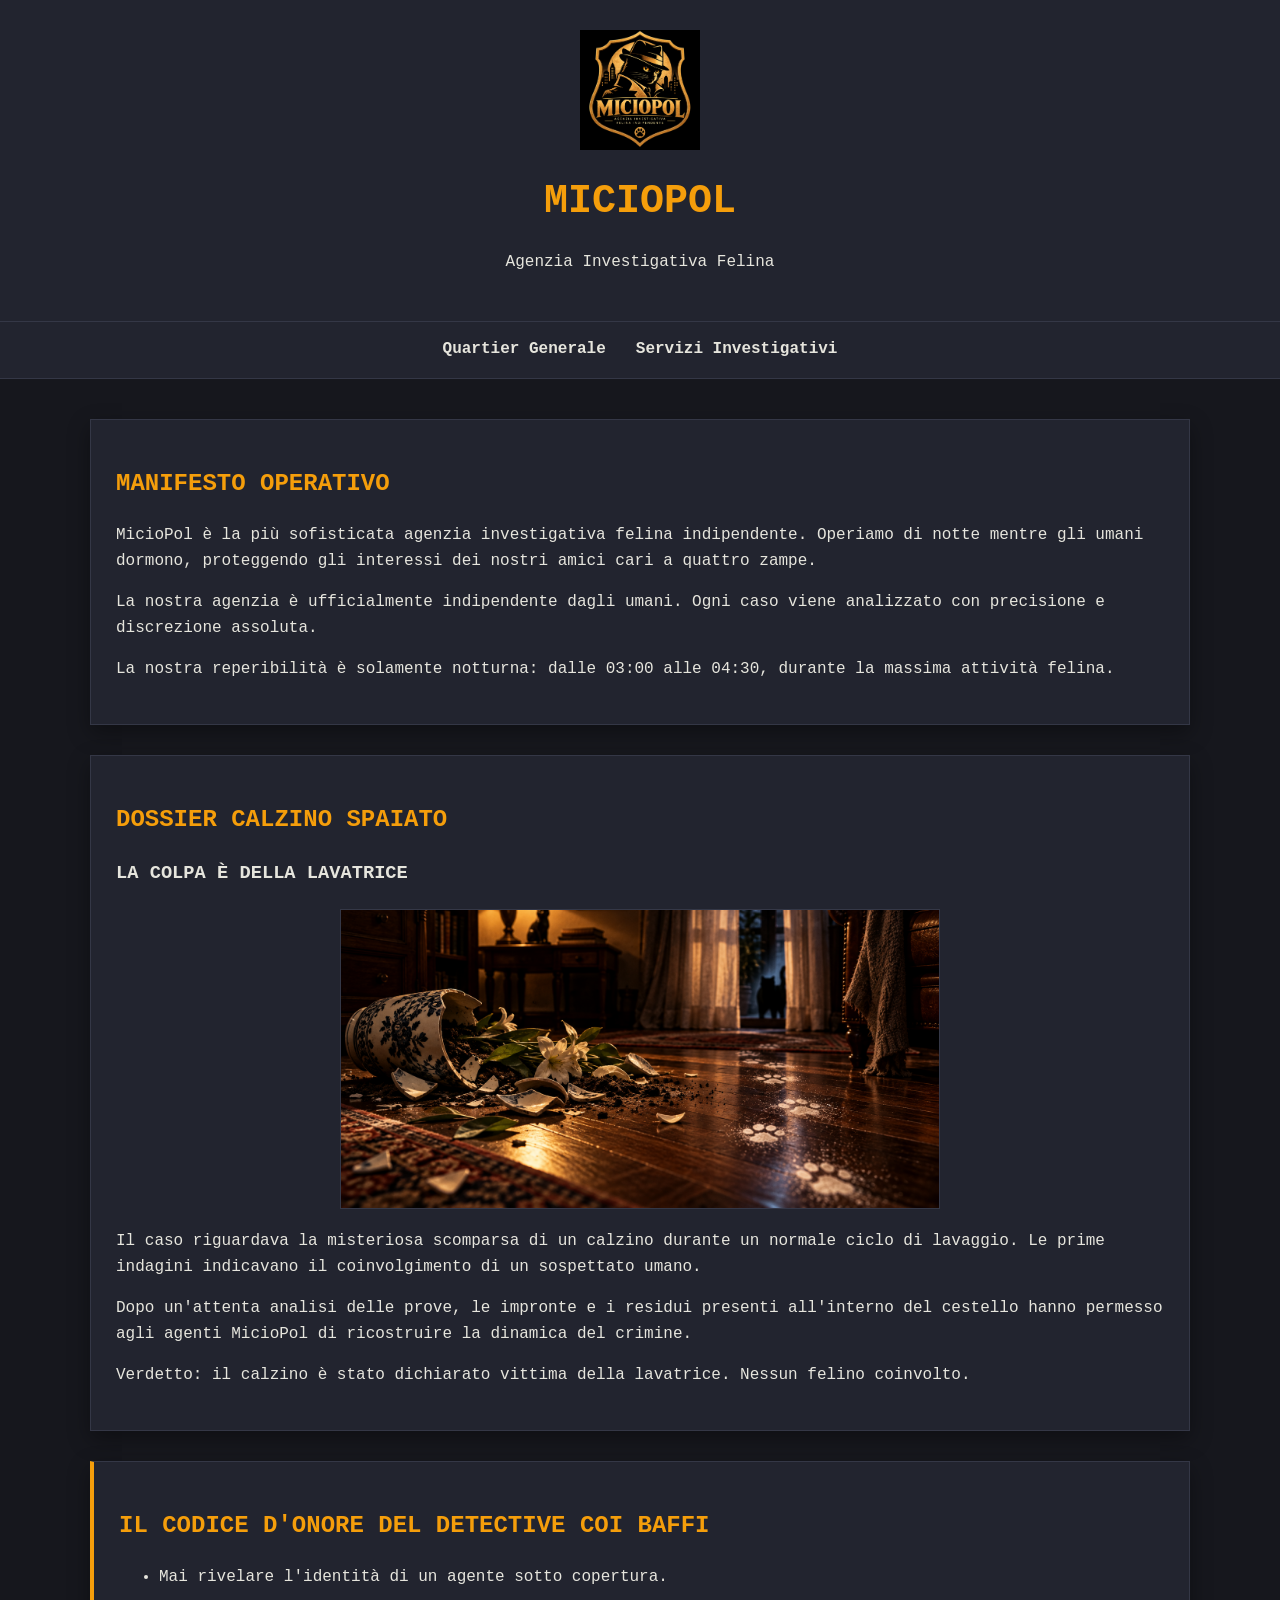
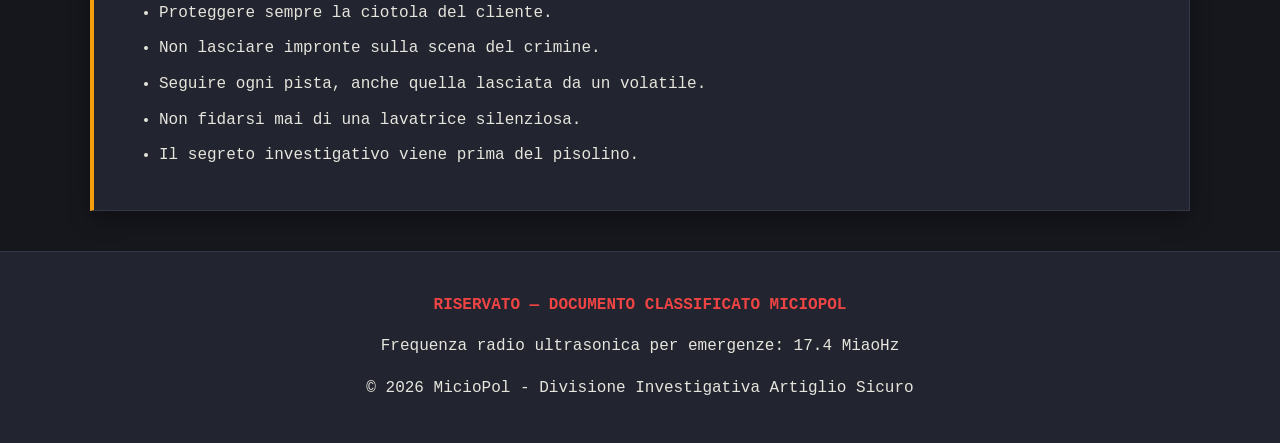
<file: index.html>
<!DOCTYPE html>
<html lang="it">
<head>
    <meta charset="UTF-8">
    <meta name="viewport" content="width=device-width, initial-scale=1.0">
    <title>MicioPol - Agenzia Investigativa Felina</title>
    <link rel="stylesheet" href="style.css">
</head>

<body>

    <header>
        <img src="img/logo-miciopol.png" alt="Logo ufficiale MicioPol">

        <h1>MicioPol</h1>

        <p>Agenzia Investigativa Felina </p>
    </header>

    <nav>
        <ul>
            <li>
                <a href="index.html">Quartier Generale</a>
            </li>
            <li>
                <a href="servizi.html">Servizi Investigativi</a>
            </li>
        </ul>
    </nav>

    <main>

        <section>
            <h2>Manifesto Operativo</h2>

            <p>
                MicioPol è la più sofisticata agenzia investigativa felina
                indipendente. Operiamo di notte mentre gli umani dormono,
                proteggendo gli interessi dei nostri amici cari a quattro zampe.
            </p>

            <p>
                La nostra agenzia è ufficialmente indipendente dagli umani.
                Ogni caso viene analizzato con precisione e discrezione
                assoluta.
            </p>

            <p>
                La nostra reperibilità è solamente notturna:
                dalle 03:00 alle 04:30, durante la massima attività felina.
            </p>
        </section>

        <article>
            <h2>Dossier Calzino Spaiato</h2>

            <h3>La colpa è della lavatrice</h3>

            <img
                src="img/dossier-calzino.png"
                alt="Scena del crimine con un calzino spaiato"
            >

            <p>
                Il caso riguardava la misteriosa scomparsa di un calzino
                durante un normale ciclo di lavaggio. Le prime indagini
                indicavano il coinvolgimento di un sospettato umano.
            </p>

            <p>
                Dopo un'attenta analisi delle prove, le impronte e i residui
                presenti all'interno del cestello hanno permesso agli agenti
                MicioPol di ricostruire la dinamica del crimine.
            </p>

            <p>
                Verdetto: il calzino è stato dichiarato vittima della
                lavatrice. Nessun felino coinvolto.
            </p>
        </article>

        <aside>
            <h2>Il Codice d'Onore del Detective coi Baffi</h2>

            <ul>
                <li>Mai rivelare l'identità di un agente sotto copertura.</li>
                <li>Proteggere sempre la ciotola del cliente.</li>
                <li>Non lasciare impronte sulla scena del crimine.</li>
                <li>Seguire ogni pista, anche quella lasciata da un volatile.</li>
                <li>Non fidarsi mai di una lavatrice silenziosa.</li>
                <li>Il segreto investigativo viene prima del pisolino.</li>
            </ul>
        </aside>

    </main>

    <footer>
        <p>RISERVATO — DOCUMENTO CLASSIFICATO MICIOPOL</p>

        <p>Frequenza radio ultrasonica per emergenze: 17.4 MiaoHz</p>

        <p>
            &copy; 2026 MicioPol - Divisione Investigativa Artiglio Sicuro
        </p>
    </footer>

</body>
</html>
</file>
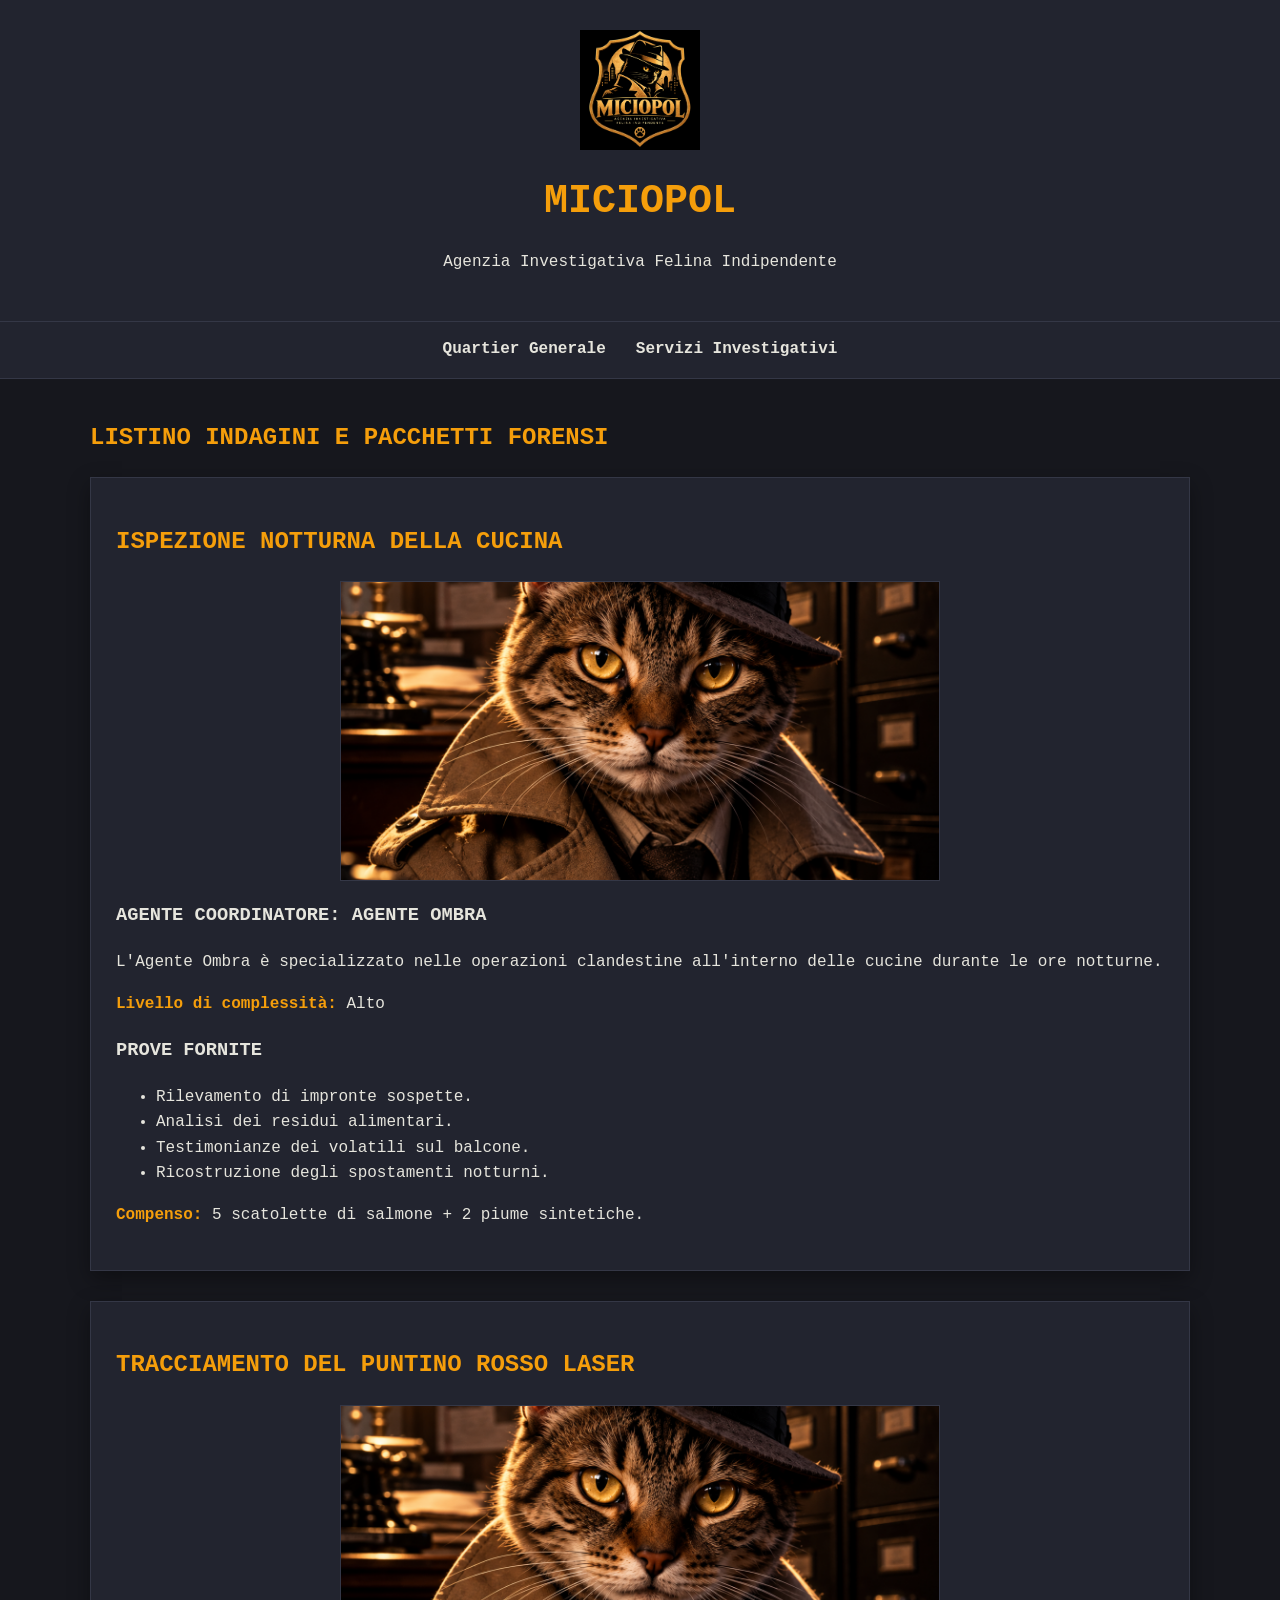
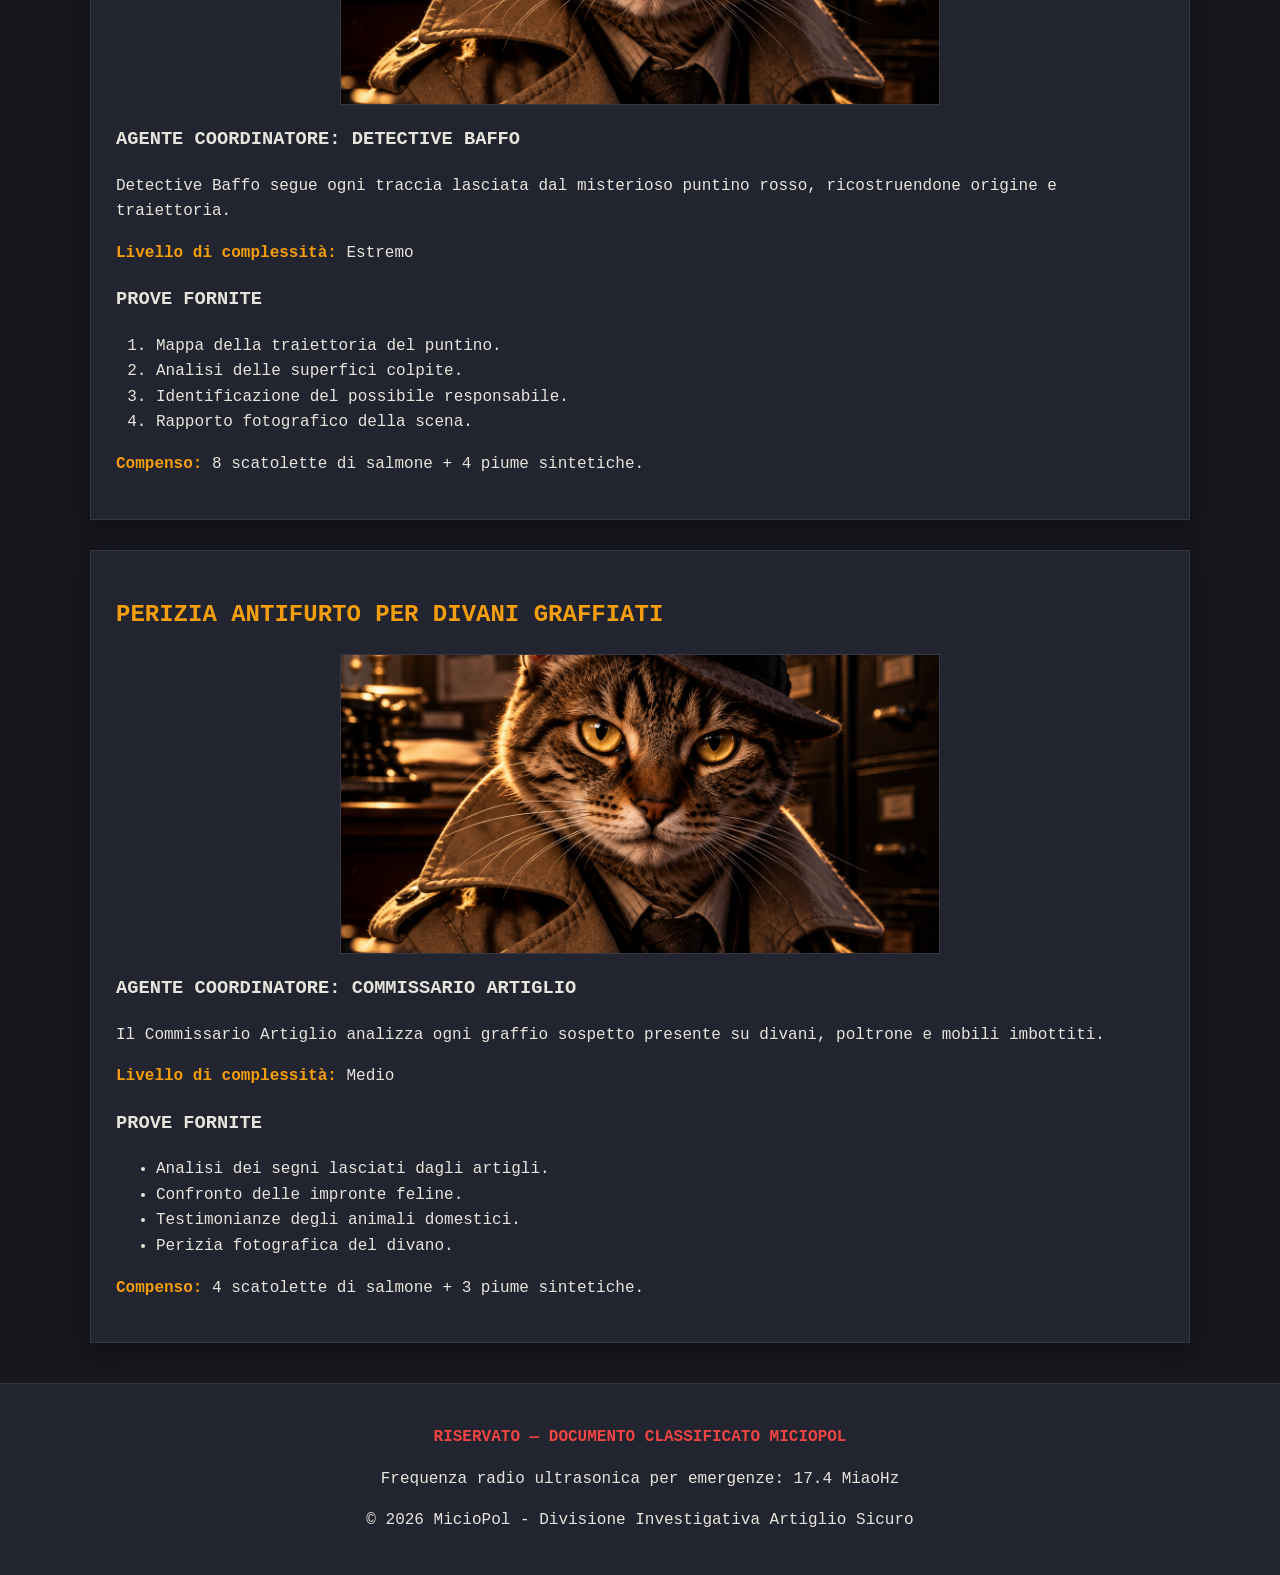
<file: servizi.html>
<!DOCTYPE html>
<html lang="it">
<head>
    <meta charset="UTF-8">
    <meta name="viewport" content="width=device-width, initial-scale=1.0">
    <title>MicioPol - Servizi Investigativi</title>
    <link rel="stylesheet" href="style.css">
</head>

<body>

    <header>
        <img src="img/logo-miciopol.png" alt="Logo ufficiale MicioPol">

        <h1>MicioPol</h1>

        <p>Agenzia Investigativa Felina Indipendente</p>
    </header>

    <nav>
        <ul>
            <li>
                <a href="index.html">Quartier Generale</a>
            </li>
            <li>
                <a href="servizi.html">Servizi Investigativi</a>
            </li>
        </ul>
    </nav>

    <main>

        <h2>Listino Indagini e Pacchetti Forensi</h2>

        <article>
            <h2>Ispezione Notturna della Cucina</h2>

            <img
                src="img/agente-miciopol.png"
                alt="Agente investigatore MicioPol"
            >

            <h3>Agente coordinatore: Agente Ombra</h3>

            <p>
                L'Agente Ombra è specializzato nelle operazioni clandestine
                all'interno delle cucine durante le ore notturne.
            </p>

            <p>
                <strong>Livello di complessità:</strong> Alto
            </p>

            <h3>Prove fornite</h3>

            <ul>
                <li>Rilevamento di impronte sospette.</li>
                <li>Analisi dei residui alimentari.</li>
                <li>Testimonianze dei volatili sul balcone.</li>
                <li>Ricostruzione degli spostamenti notturni.</li>
            </ul>

            <p>
                <strong>Compenso:</strong> 5 scatolette di salmone
                + 2 piume sintetiche.
            </p>
        </article>

        <article>
            <h2>Tracciamento del Puntino Rosso Laser</h2>

            <img
                src="img/agente-miciopol.png"
                alt="Agente investigatore MicioPol"
            >

            <h3>Agente coordinatore: Detective Baffo</h3>

            <p>
                Detective Baffo segue ogni traccia lasciata dal misterioso
                puntino rosso, ricostruendone origine e traiettoria.
            </p>

            <p>
                <strong>Livello di complessità:</strong> Estremo
            </p>

            <h3>Prove fornite</h3>

            <ol>
                <li>Mappa della traiettoria del puntino.</li>
                <li>Analisi delle superfici colpite.</li>
                <li>Identificazione del possibile responsabile.</li>
                <li>Rapporto fotografico della scena.</li>
            </ol>

            <p>
                <strong>Compenso:</strong> 8 scatolette di salmone
                + 4 piume sintetiche.
            </p>
        </article>

        <article>
            <h2>Perizia Antifurto per Divani Graffiati</h2>

            <img
                src="img/agente-miciopol.png"
                alt="Agente investigatore MicioPol"
            >

            <h3>Agente coordinatore: Commissario Artiglio</h3>

            <p>
                Il Commissario Artiglio analizza ogni graffio sospetto
                presente su divani, poltrone e mobili imbottiti.
            </p>

            <p>
                <strong>Livello di complessità:</strong> Medio
            </p>

            <h3>Prove fornite</h3>

            <ul>
                <li>Analisi dei segni lasciati dagli artigli.</li>
                <li>Confronto delle impronte feline.</li>
                <li>Testimonianze degli animali domestici.</li>
                <li>Perizia fotografica del divano.</li>
            </ul>

            <p>
                <strong>Compenso:</strong> 4 scatolette di salmone
                + 3 piume sintetiche.
            </p>
        </article>

    </main>

    <footer>
        <p>RISERVATO — DOCUMENTO CLASSIFICATO MICIOPOL</p>

        <p>
            Frequenza radio ultrasonica per emergenze:
            17.4 MiaoHz
        </p>

        <p>
            &copy; 2026 MicioPol - Divisione Investigativa Artiglio Sicuro
        </p>
    </footer>

</body>
</html>
</file>
<file: style.css>
* {
    box-sizing: border-box;
}

body {
    margin: 0;
    background-color: #16171d;
    color: #e6e5dd;
    font-family: "Courier New", monospace;
    line-height: 1.6;
}

header {
    padding: 30px;
    text-align: center;
    background-color: #22242f;
    border-bottom: 1px solid #343746;
}

header img {
    width: 120px;
    height: 120px;
    object-fit: contain;
}

h1,
h2,
h3 {
    text-transform: uppercase;
}

h1 {
    margin: 10px 0;
    color: #f59e0b;
    font-size: 2.5rem;
}

h2 {
    color: #f59e0b;
}

h3 {
    color: #e6e5dd;
}

nav {
    background-color: #22242f;
    border-bottom: 1px solid #343746;
    padding: 15px;
}

nav ul {
    display: flex;
    justify-content: center;
    gap: 30px;
    list-style: none;
    margin: 0;
    padding: 0;
}

nav a {
    color: #e6e5dd;
    text-decoration: none;
    font-weight: bold;
}

nav a:hover {
    color: #f59e0b;
}

main {
    width: 90%;
    max-width: 1100px;
    margin: 40px auto;
}

section,
article,
aside {
    background-color: #22242f;
    border: 1px solid #343746;
    padding: 25px;
    margin-bottom: 30px;
    box-shadow: 0 8px 20px rgba(0, 0, 0, 0.35);
}

article img {
    display: block;
    width: 100%;
    max-width: 600px;
    height: 300px;
    object-fit: cover;
    margin: 20px auto;
    border: 1px solid #343746;
}

article strong {
    color: #f59e0b;
}

aside {
    border-left: 4px solid #f59e0b;
}

aside li {
    margin-bottom: 10px;
}

footer {
    padding: 25px;
    text-align: center;
    background-color: #22242f;
    border-top: 1px solid #343746;
}

footer p:first-child {
    color: #ef4444;
    font-weight: bold;
}

@media (max-width: 700px) {
    nav ul {
        flex-direction: column;
        align-items: center;
        gap: 10px;
    }

    main {
        width: 95%;
    }

    section,
    article,
    aside {
        padding: 18px;
    }

    h1 {
        font-size: 2rem;
    }
}
</file>
